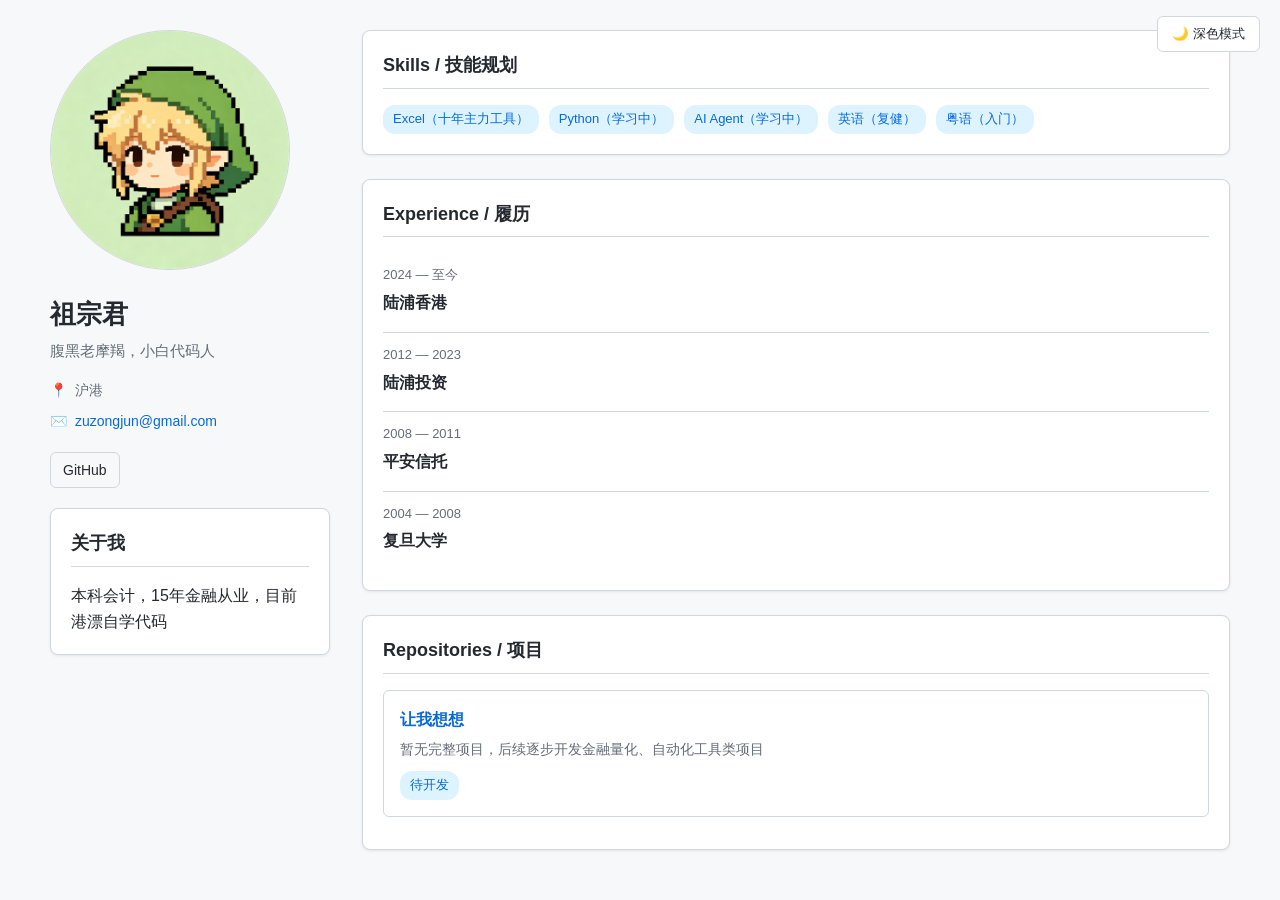
<file: index.html>
<!DOCTYPE html>
<html lang="zh-HK">
<head>
    <meta charset="UTF-8">
    <meta name="viewport" content="width=device-width, initial-scale=1.0">
    <title>祖宗君 | Personal Profile</title>
    <style>
        /* 全局变量 + GitHub风格主题 */
        :root {
            --bg-primary: #ffffff;
            --bg-secondary: #f6f8fa;
            --card-bg: #ffffff;
            --text-main: #24292f;
            --text-sub: #656d76;
            --border: #d0d7de;
            --accent: #0969da;
            --tag-bg: #ddf4ff;
            --tag-text: #0969da;
            --shadow: rgba(0,0,0,0.08) 0 1px 3px;
        }
        html.dark-mode {
            --bg-primary: #0d1117;
            --bg-secondary: #161b22;
            --card-bg: #161b22;
            --text-main: #f0f6fc;
            --text-sub: #8b949e;
            --border: #30363d;
            --accent: #58a6ff;
            --tag-bg: #1f2f41;
            --tag-text: #58a6ff;
            --shadow: rgba(0,0,0,0.3) 0 1px 3px;
        }
        * {
            margin: 0;
            padding: 0;
            box-sizing: border-box;
            transition: background-color 0.3s ease, color 0.3s ease, border 0.3s ease;
        }
        body {
            font-family: -apple-system, BlinkMacSystemFont, "Segoe UI", Helvetica, Arial, sans-serif;
            background: var(--bg-secondary);
            color: var(--text-main);
            line-height: 1.6;
            padding: 30px 15px;
        }
        .container {
            max-width: 1180px;
            margin: 0 auto;
            display: grid;
            grid-template-columns: 280px 1fr;
            gap: 32px;
        }
        /* 侧边个人信息栏 */
        .sidebar {
            position: sticky;
            top: 30px;
            height: fit-content;
        }
        .avatar {
            width: 240px;
            height: 240px;
            border-radius: 50%;
            object-fit: cover;
            border: 1px solid var(--border);
            margin-bottom: 16px;
        }
        .name {
            font-size: 26px;
            font-weight: 600;
            margin-bottom: 4px;
        }
        .bio {
            color: var(--text-sub);
            font-size: 15px;
            margin-bottom: 16px;
        }
        .meta-item {
            display: flex;
            align-items: center;
            gap: 8px;
            color: var(--text-sub);
            margin: 8px 0;
            font-size: 14px;
        }
        .meta-item a {
            color: var(--accent);
            text-decoration: none;
        }
        .meta-item a:hover {
            text-decoration: underline;
        }
        .social-group {
            margin: 20px 0;
            display: flex;
            gap: 12px;
        }
        .social-btn {
            padding: 6px 12px;
            border: 1px solid var(--border);
            border-radius: 6px;
            text-decoration: none;
            color: var(--text-main);
            font-size: 14px;
        }
        .social-btn:hover {
            background: var(--bg-secondary);
        }
        /* 右侧主内容 */
        .main-content {
            display: flex;
            flex-direction: column;
            gap: 24px;
        }
        .section-card {
            background: var(--card-bg);
            border: 1px solid var(--border);
            border-radius: 8px;
            padding: 20px;
            box-shadow: var(--shadow);
        }
        .section-title {
            font-size: 18px;
            font-weight: 600;
            margin-bottom: 16px;
            padding-bottom: 8px;
            border-bottom: 1px solid var(--border);
        }
        /* 技能标签 */
        .tag-list {
            display: flex;
            flex-wrap: wrap;
            gap: 10px;
        }
        .skill-tag {
            padding: 4px 10px;
            background: var(--tag-bg);
            color: var(--tag-text);
            border-radius: 12px;
            font-size: 13px;
        }
        /* 经历时间线 */
        .timeline-item {
            padding: 12px 0;
            border-bottom: 1px solid var(--border);
        }
        .timeline-item:last-child {
            border-bottom: none;
        }
        .timeline-time {
            font-size: 13px;
            color: var(--text-sub);
        }
        .timeline-title {
            font-weight: 600;
            margin: 4px 0;
        }
        /* 项目卡片 */
        .repo-card {
            border: 1px solid var(--border);
            border-radius: 6px;
            padding: 16px;
            margin-bottom: 12px;
        }
        .repo-name {
            font-weight: 600;
            color: var(--accent);
            font-size: 16px;
        }
        .repo-desc {
            color: var(--text-sub);
            font-size: 14px;
            margin: 6px 0 10px;
        }
        /* 明暗切换按钮 */
        .theme-toggle {
            position: fixed;
            top: 16px;
            right: 20px;
            padding: 8px 14px;
            border: 1px solid var(--border);
            border-radius: 6px;
            background: var(--card-bg);
            color: var(--text-main);
            cursor: pointer;
            z-index: 99;
        }
        /* 移动端适配 */
        @media (max-width: 768px) {
            .container {
                grid-template-columns: 1fr;
            }
            .sidebar {
                position: static;
                text-align: center;
            }
            .avatar {
                width: 180px;
                height: 180px;
            }
            .meta-item {
                justify-content: center;
            }
            .social-group {
                justify-content: center;
            }
        }
    </style>
</head>
<body>
    <!-- 明暗切换按钮 -->
    <button class="theme-toggle" id="toggleBtn">🌙 深色模式</button>

    <div class="container">
        <!-- 左侧侧边栏 -->
        <aside class="sidebar">
            <img src="assets/zuzongjun.png" alt="祖宗君头像" class="avatar">
            <h1 class="name">祖宗君</h1>
            <p class="bio">腹黑老摩羯，小白代码人</p>
            <div class="meta-item">
                <span>📍</span>
                <span>沪港</span>
            </div>
            <div class="meta-item">
                <span>✉️</span>
                <a href="mailto:zuzongjun@gmail.com">zuzongjun@gmail.com</a>
            </div>
            <div class="social-group">
                <a href="https://github.com/zuzongjun" target="_blank" class="social-btn">GitHub</a>
            </div>
            <div class="section-card">
                <h3 class="section-title">关于我</h3>
                <p>本科会计，15年金融从业，目前港漂自学代码</p>
            </div>
        </aside>

        <!-- 右侧主内容区 -->
        <main class="main-content">
            <!-- 技能板块 -->
            <div class="section-card">
                <h2 class="section-title">Skills / 技能规划</h2>
                <div class="tag-list">
                    <span class="skill-tag">Excel（十年主力工具）</span>
                    <span class="skill-tag">Python（学习中）</span>
                    <span class="skill-tag">AI Agent（学习中）</span>
                    <span class="skill-tag">英语（复健）</span>
                    <span class="skill-tag">粤语（入门）</span>
                </div>
            </div>

            <!-- 工作&教育经历 -->
            <div class="section-card">
                <h2 class="section-title">Experience / 履历</h2>
                <div class="timeline-item">
                    <div class="timeline-time">2024 — 至今</div>
                    <div class="timeline-title">陆浦香港</div>
                </div>
                <div class="timeline-item">
                    <div class="timeline-time">2012 — 2023</div>
                    <div class="timeline-title">陆浦投资</div>
                </div>
                <div class="timeline-item">
                    <div class="timeline-time">2008 — 2011</div>
                    <div class="timeline-title">平安信托</div>
                </div>
                <div class="timeline-item">
                    <div class="timeline-time">2004 — 2008</div>
                    <div class="timeline-title">复旦大学</div>
                </div>
            </div>

            <!-- 项目仓库板块（预留空白，后续可自行新增） -->
            <div class="section-card">
                <h2 class="section-title">Repositories / 项目</h2>
                <div class="repo-card">
                    <div class="repo-name">让我想想</div>
                    <div class="repo-desc">暂无完整项目，后续逐步开发金融量化、自动化工具类项目</div>
                    <div class="tag-list">
                        <span class="skill-tag">待开发</span>
                    </div>
                </div>
            </div>
        </main>
    </div>

    <script>
        // 深色/浅色模式切换逻辑
        const html = document.documentElement;
        const toggleBtn = document.getElementById('toggleBtn');
        // 读取本地存储主题
        const savedTheme = localStorage.getItem('site-theme');
        if (savedTheme === 'dark') {
            html.classList.add('dark-mode');
            toggleBtn.textContent = '☀️ 浅色模式';
        }
        // 切换事件
        toggleBtn.addEventListener('click', () => {
            const isDark = html.classList.toggle('dark-mode');
            if (isDark) {
                localStorage.setItem('site-theme', 'dark');
                toggleBtn.textContent = '☀️ 浅色模式';
            } else {
                localStorage.setItem('site-theme', 'light');
                toggleBtn.textContent = '🌙 深色模式';
            }
        });
    </script>
</body>
</html>
</file>
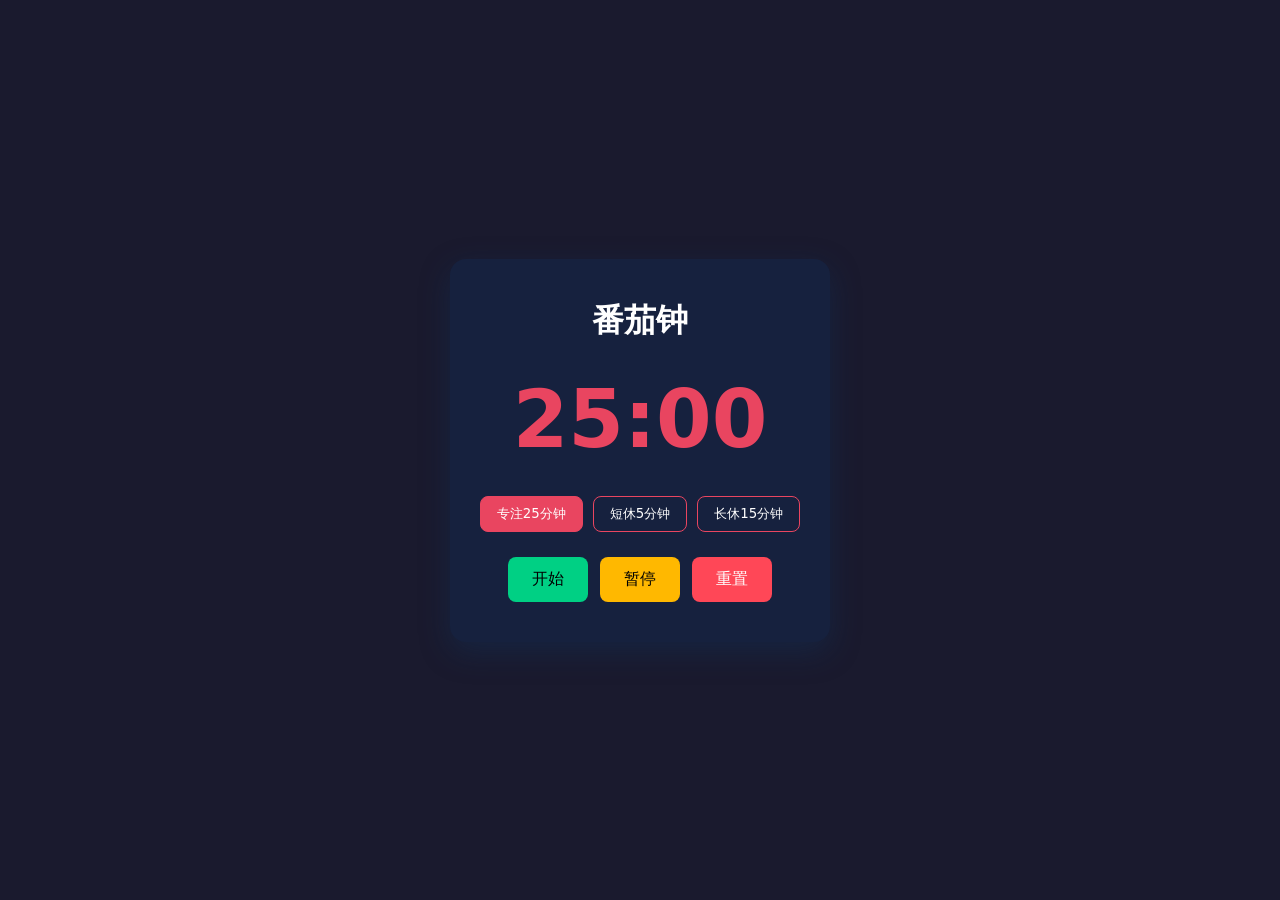
<file: tomato clock/index.html>
<!DOCTYPE html>
<html lang="zh-CN">
<head>
  <meta charset="UTF-8">
  <meta name="viewport" content="width=device-width, initial-scale=1.0">
  <title>番茄钟</title>
  <link rel="stylesheet" href="css/style.css">
</head>
<body>
  <div class="container">
    <h1 class="title">番茄钟</h1>
    <div class="timer-box">
      <span id="time">25:00</span>
    </div>
    <div class="mode-group">
      <button class="mode-btn active" data-time="25">专注25分钟</button>
      <button class="mode-btn" data-time="5">短休5分钟</button>
      <button class="mode-btn" data-time="15">长休15分钟</button>
    </div>
    <div class="btn-group">
      <button id="start">开始</button>
      <button id="pause">暂停</button>
      <button id="reset">重置</button>
    </div>
  </div>

  <!-- 提示音 -->
  <audio id="alarm" src="assets/alarm.mp3">

  <script src="js/app.js"></script>
</body>
</html>
</file>
<file: tomato clock/css/style.css>
* {
  margin: 0;
  padding: 0;
  box-sizing: border-box;
  font-family: system-ui;
}
body {
  background: #1a1a2e;
  color: #fff;
  min-height: 100vh;
  display: flex;
  align-items: center;
  justify-content: center;
}
.container {
  text-align: center;
  padding: 40px 30px;
  background: #16213e;
  border-radius: 16px;
  box-shadow: 0 10px 30px #0f346060;
}
.title {
  margin-bottom: 30px;
  font-size: 32px;
}
.timer-box {
  font-size: 80px;
  font-weight: bold;
  margin: 30px 0;
  color: #e94560;
}
.mode-group {
  display: flex;
  gap: 10px;
  justify-content: center;
  margin-bottom: 25px;
  flex-wrap: wrap;
}
.mode-btn {
  padding: 8px 16px;
  border: 1px solid #e94560;
  background: transparent;
  color: #fff;
  border-radius: 8px;
  cursor: pointer;
}
.mode-btn.active {
  background: #e94560;
}
.btn-group {
  display: flex;
  gap: 12px;
  justify-content: center;
}
.btn-group button {
  padding: 12px 24px;
  border: none;
  border-radius: 8px;
  font-size: 16px;
  cursor: pointer;
}
#start {
  background: #00d084;
  color: #000;
}
#pause {
  background: #ffb800;
  color: #000;
}
#reset {
  background: #ff4757;
  color: #fff;
}
</file>
